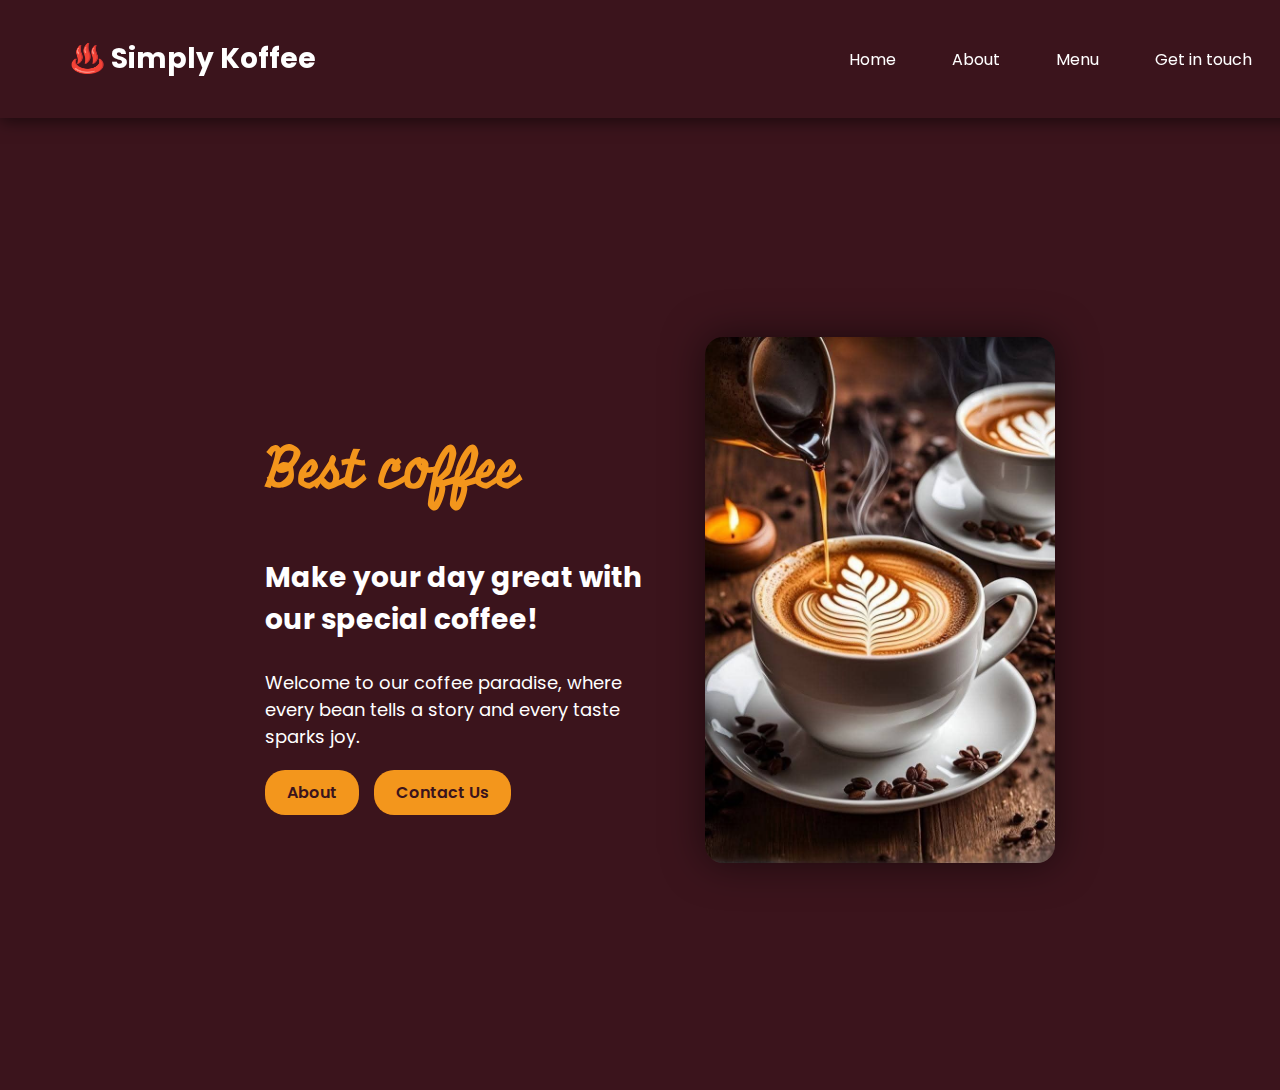
<file: index.html>
<!DOCTYPE html>
<html lang="en">
<div style="max-width: 100%; overflow-x: hidden;">
<head>
    <meta charset="UTF-8">
    <meta name="viewport" content="width=device-width, initial-scale=1.0">
    <title>Koffee</title>

    <!-- PWA manifest -->
    <link rel="manifest" href="manifest.json">
    <meta name="theme-color" content="#6f4e37">

    <link rel="stylesheet" href="secnd.css">
</head>

<body>

    <header>
        <nav class="navbar">
            <h2 class="logo">♨️ Simply Koffee</h2>

            <ul class="menu">
                <li><a href="index.html">Home</a></li>
                <li><a href="about.html">About</a></li>
                <li><a href="#">Menu</a></li>
                <li><a href="contact.html">Get in touch</a></li>
            </ul>
        </nav>
    </header>

    <section class="hero">
        <div class="hero-text">
            <h2 class="title">Best coffee</h2>
            <h3 class="subtitle">Make your day great with our special coffee!</h3>
            <p class="desc">Welcome to our coffee paradise, where every bean tells a story and every taste sparks joy.
            </p>

            <div class="buttons">
                <a href="about.html" class="btn">About</a>
                <a href="contact.html" class="btn">Contact Us</a>
            </div>
        </div>

        <div class="hero-img">
            <img src="koffee.jpg" alt="Coffee cup">
        </div>
    </section>

    <!-- Service Worker registration -->
    <script>
    if ('serviceWorker' in navigator) {
        navigator.serviceWorker.register('service-worker.js')
            .then(() => console.log('Service Worker registered'))
            .catch(err => console.error('SW registration failed:', err));
    }
    </script>

</body>
</div>
</html>
</file>
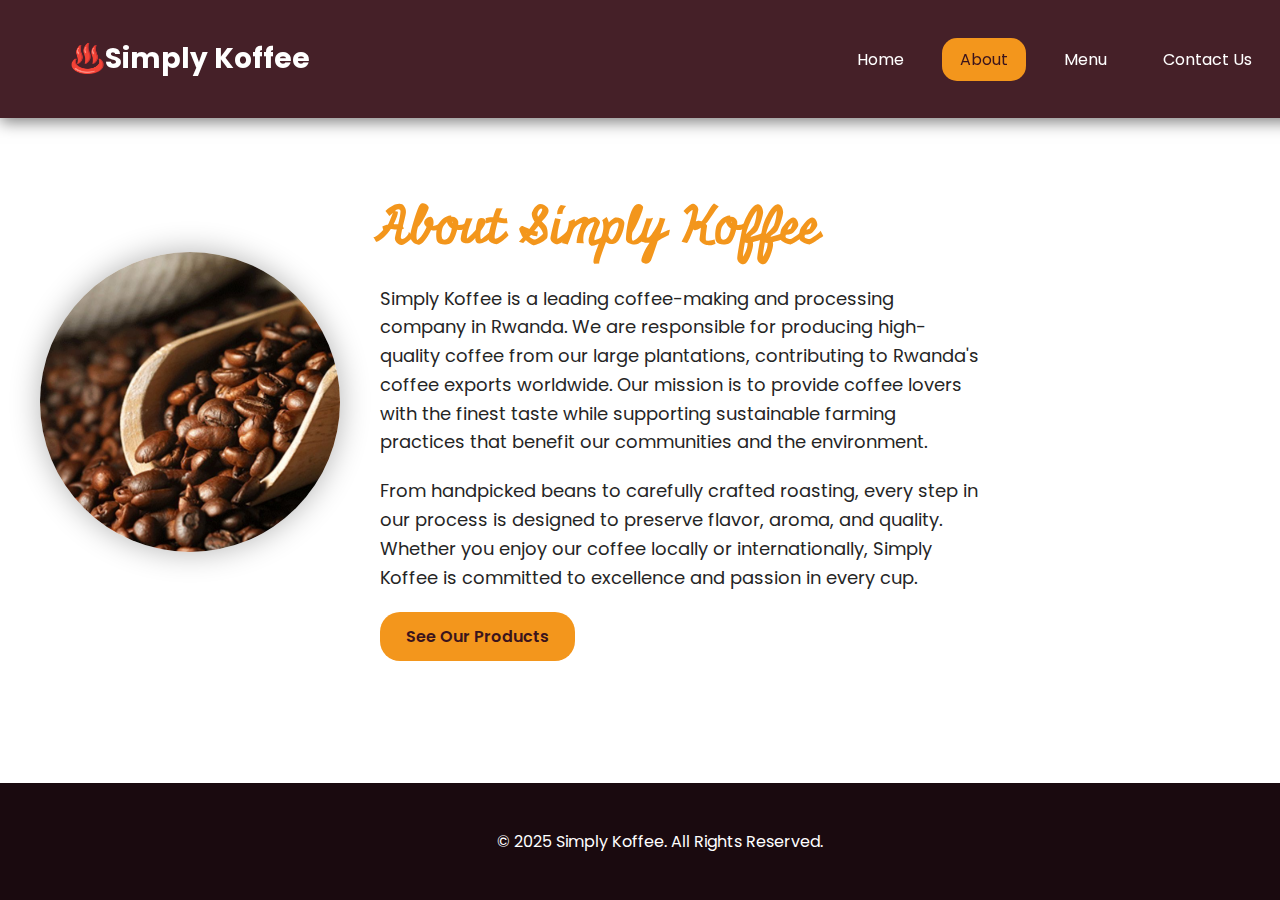
<file: about.html>
<!DOCTYPE html>
<html lang="en">

<head>
    <meta charset="UTF-8">
    <meta name="viewport" content="width=device-width, initial-scale=1.0">
    <title>About Us - Simply Koffee</title>
       <link rel="manifest" href="manifest.json">
    <meta name="theme-color" content="#6f4e37">
    <link rel="stylesheet" href="about.css">
</head>

<body>

    <!-- HEADER -->
    <header>
        <nav class="navbar">
            <h2 class="logo">♨️Simply Koffee</h2>
            <ul class="menu">
                <li><a href="index.html">Home</a></li>
                <li><a href="about.html" class="active">About</a></li>
                <li><a href="menu.html">Menu</a></li>
                <li><a href="contact.html">Contact Us</a></li>
            </ul>
        </nav>
    </header>

    <!-- ABOUT SECTION -->
    <section class="about">
        <div class="about-container">
            <div class="about-img">
                <img src="join.jpg" alt="Coffee Plantation">
            </div>
            <div class="about-text">
                <h2>About Simply Koffee</h2>
                <p>
                    Simply Koffee is a leading coffee-making and processing company in Rwanda. We are responsible for
                    producing high-quality coffee
                    from our large plantations, contributing to Rwanda's coffee exports worldwide. Our mission is to
                    provide coffee lovers
                    with the finest taste while supporting sustainable farming practices that benefit our communities
                    and the environment.
                </p>
                <p>
                    From handpicked beans to carefully crafted roasting, every step in our process is designed to
                    preserve flavor, aroma,
                    and quality. Whether you enjoy our coffee locally or internationally, Simply Koffee is committed to
                    excellence and passion
                    in every cup.
                </p>
                <a href="menu.html" class="btn">See Our Products</a>
            </div>
        </div>
    </section>

    <!-- FOOTER -->
    <footer>
        <p>&copy; 2025 Simply Koffee. All Rights Reserved.</p>
    </footer>
<script>
if ('serviceWorker' in navigator) {
  navigator.serviceWorker.register('service-worker.js')
    .then(() => console.log('Service Worker registered'))
    .catch(err => console.error('SW registration failed:', err));
}
</script>

</body>


</html>
</file>
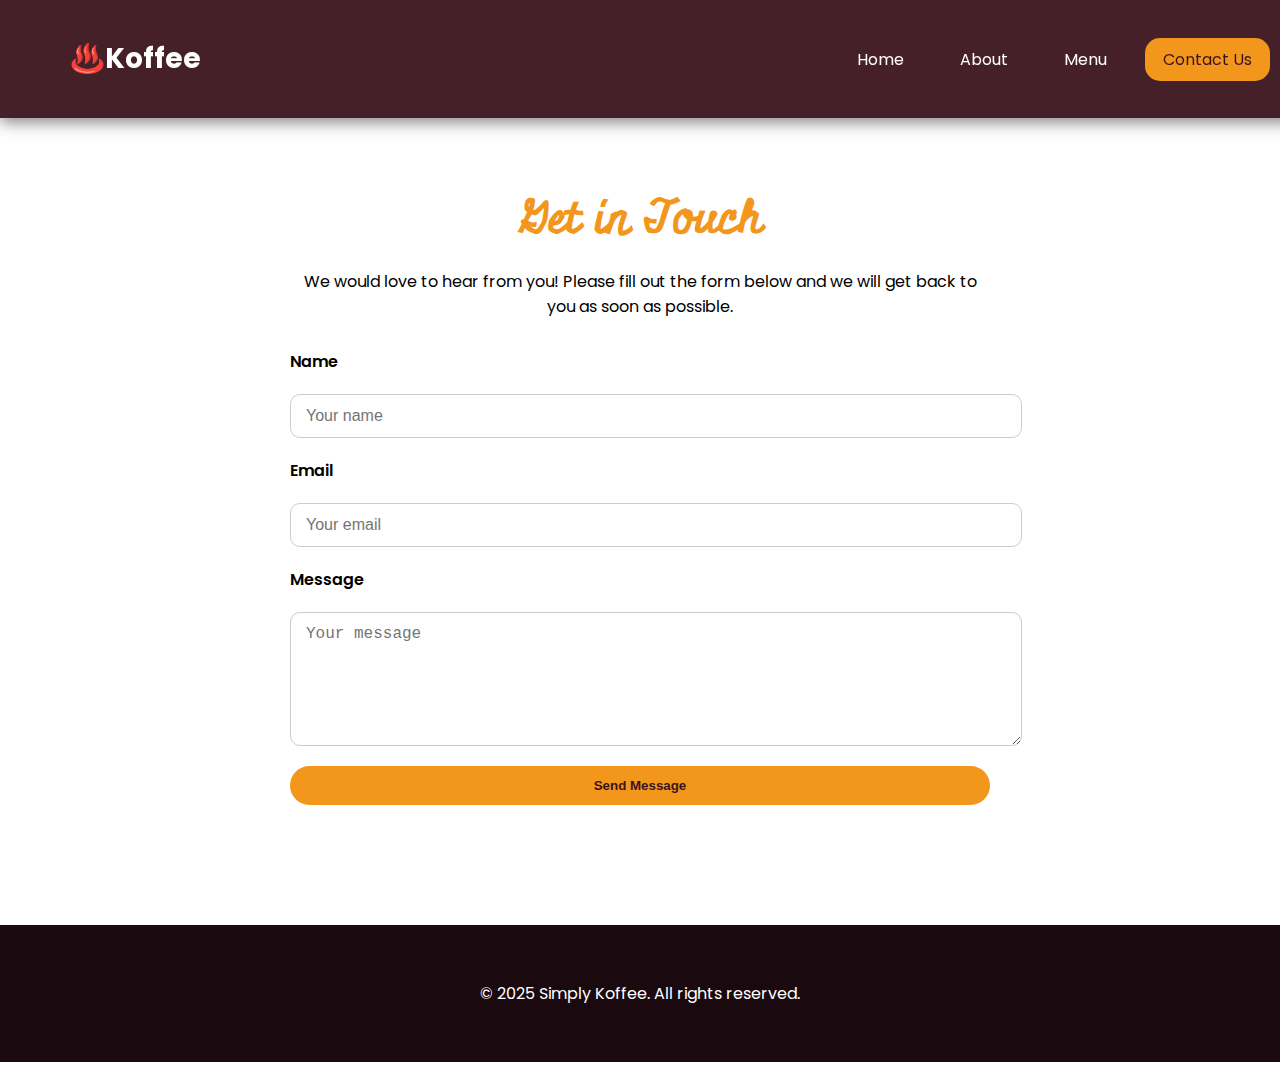
<file: contact.html>
<!DOCTYPE html>
<html lang="en">

<head>
    <meta charset="UTF-8">
    <meta name="viewport" content="width=device-width, initial-scale=1.0">
    <title>Simply Koffee - Contact Us</title>
    <link rel="stylesheet" href="contact.css">
</head>

<body>

    <header>
        <nav class="navbar">
            <h2 class="logo">♨️Koffee</h2>
            <ul class="menu">
                <li><a href="index.html">Home</a></li>
                <li><a href="about.html">About</a></li>
                <li><a href="menu.html">Menu</a></li>
                <li><a href="contact.html" class="active">Contact Us</a></li>
            </ul>
        </nav>
    </header>

    <section class="contact-section">
        <div class="contact-container">
            <h2 class="title">Get in Touch</h2>
            <p class="desc">We would love to hear from you! Please fill out the form below and we will get back to you
                as soon as possible.</p>

            <form class="contact-form">
                <label for="name">Name</label>
                <input type="text" id="name" name="name" placeholder="Your name" required>

                <label for="email">Email</label>
                <input type="email" id="email" name="email" placeholder="Your email" required>

                <label for="message">Message</label>
                <textarea id="message" name="message" placeholder="Your message" rows="6" required></textarea>

                <button type="submit" class="btn">Send Message</button>
            </form>
        </div>
    </section>

    <footer>
        <div class="footer-container">
            <p>© 2025 Simply Koffee. All rights reserved.</p>
        </div>
    </footer>

</body>

</html>
</file>
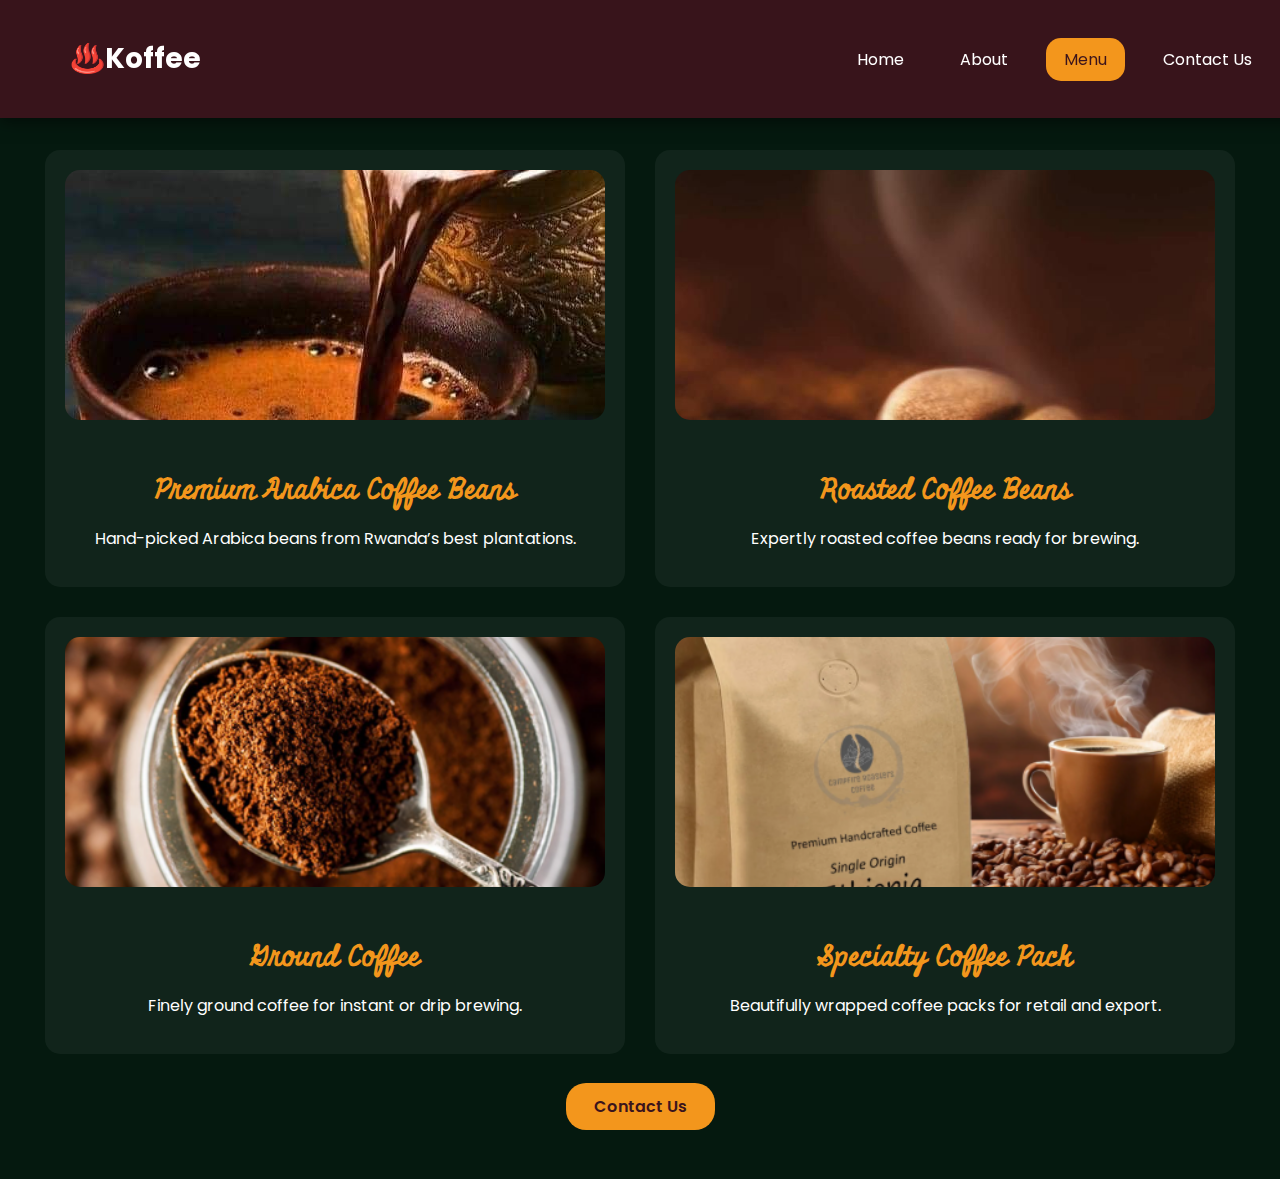
<file: menu.html>
<!DOCTYPE html>
<html lang="en">

<head>
    <meta charset="UTF-8">
    <meta name="viewport" content="width=device-width, initial-scale=1.0">
    <title>Simply Koffee - Menu</title>
    <link rel="manifest" href="manifest.json">
    <meta name="theme-color" content="#6f4e37">
    <link rel="stylesheet" href="menu.css">
</head>

<body>

    <header>
        <nav class="navbar">
            <h2 class="logo">♨️Koffee</h2>
            <ul class="menu">
                <li><a href="index.html">Home</a></li>
                <li><a href="about.html">About</a></li>
                <li><a href="menu.html" class="active">Menu</a></li>
                <li><a href="contact.html">Contact Us</a></li>
            </ul>
        </nav>
    </header>

    <section class="menu-section">
        <div class="menu-container">
            <!-- Product 1 -->
            <div class="product">
                <img src="arabic.jpg" alt="Premium Arabica Coffee Beans">
                <h3>Premium Arabica Coffee Beans</h3>
                <p>Hand-picked Arabica beans from Rwanda’s best plantations.</p>
            </div>
            <!-- Product 2 -->
            <div class="product">
                <img src="roasted.jpg" alt="Roasted Coffee Beans">
                <h3>Roasted Coffee Beans</h3>
                <p>Expertly roasted coffee beans ready for brewing.</p>
            </div>
            <!-- Product 3 -->
            <div class="product">
                <img src="ground.jpg" alt="Ground Coffee">
                <h3>Ground Coffee</h3>
                <p>Finely ground coffee for instant or drip brewing.</p>
            </div>
            <!-- Product 4 -->
            <div class="product">
                <img src="pack.jpg" alt="Specialty Coffee Pack">
                <h3>Specialty Coffee Pack</h3>
                <p>Beautifully wrapped coffee packs for retail and export.</p>
            </div>
        </div>
        <div class="menu-button">
            <a href="contact.html" class="btn">Contact Us</a>
        </div>
    </section>

    <!-- Service Worker registration -->
    <script>
    if ('serviceWorker' in navigator) {
        navigator.serviceWorker.register('service-worker.js')
            .then(() => console.log('Service Worker registered'))
            .catch(err => console.error('SW registration failed:', err));
    }
    </script>

</body>

</html>
</file>
<file: secnd.css>
/* Import fonts */
@import url('https://fonts.googleapis.com/css2?family=Poppins:wght@300;400;600&family=Miniver&display=swap');

/* GLOBAL */
body {
    margin: 0;
    font-family: Poppins, sans-serif;
    background: #3b141c;
    color: white;
}

/* NAVBAR */

header {
    background: rgba(59, 20, 28, 0.95);
    padding: 15px 30px;
    position: fixed;
    top: 0;
    width: 100%;
    z-index: 10;
    box-shadow: 0 4px 15px rgba(0, 0, 0, 0.5);
    backdrop-filter: blur(6px);
}

.navbar {
    display: flex;
    justify-content: space-between;
    align-items: center;
    max-width: 1200px;
    margin: auto;
}

.logo {
    font-size: 28px;
}

/* MENU */
.menu {
    display: flex;
    list-style: none;
    gap: 20px;
}

.menu a {
    color: white;
    padding: 10px 18px;
    border-radius: 15px;
    text-decoration: none;
    transition: 0.3s ease;
    white-space: nowrap;
}

.menu a:hover {
    background: #f3961c;
    color: #3b141c;
}

/* HERO SECTION */
.hero {
    display: flex;
    justify-content: center;
    align-items: center;
    gap: 40px;
    /* Reduced spacing */
    padding: 150px 40px 40px;
    min-height: 100vh;
}

.hero-text {
    max-width: 450px;
    margin-left: 40px;
    text-align: left;
}

/* TITLE FONT = MINIVER */
.title {
    font-family: 'Miniver', cursive;
    color: #f3961c;
    font-size: 55px;
}

.subtitle {
    font-size: 28px;
    max-width: 400px;
}

.desc {
    margin: 20px 0;
    max-width: 400px;
    font-size: 18px;

}

/* BUTTONS */
.buttons {
    display: flex;
    gap: 15px;
    margin-top: 20px;
}

.btn {
    background: #f3961c;
    padding: 10px 22px;
    border-radius: 20px;
    color: #3b141c;
    text-decoration: none;
    font-weight: 600;
    transition: 0.3s;
    border: none;
}

.btn:hover {
    background: white;
    color: #3b141c;
}

/* IMAGE */
.hero-img img {
    width: 350px;
    /* final size */
    border-radius: 18px;
    /* smooth edges */
    display: block;
    border: none;
    /* no visible border */
    box-shadow: 0 0 40px rgba(0, 0, 0, 0.55);
    /* soft blending glow */
}
</file>
<file: about.css>
/* Import fonts */
@import url('https://fonts.googleapis.com/css2?family=Poppins:wght@300;400;600&family=Miniver&display=swap');

/* GLOBAL */
body {
    margin: 0;
    font-family: Poppins, sans-serif;
    background: #fff;
    /* body background white */
    color: #252525;
    /* dark text for readability */
    min-height: 100vh;
    display: flex;
    flex-direction: column;
}

/* HEADER (unchanged) */
header {
    background: rgba(59, 20, 28, 0.95);
    padding: 15px 30px;
    position: fixed;
    top: 0;
    width: 100%;
    z-index: 10;
    box-shadow: 0 4px 15px rgba(0, 0, 0, 0.5);
    backdrop-filter: blur(6px);
    color: white;
}

.navbar {
    display: flex;
    justify-content: space-between;
    align-items: center;
    max-width: 1200px;
    margin: auto;
}

.logo {
    font-size: 28px;
}

.menu {
    display: flex;
    list-style: none;
    gap: 20px;
}

.menu a {
    color: white;
    padding: 10px 18px;
    border-radius: 15px;
    text-decoration: none;
    transition: 0.3s ease;
}

.menu a.active,
.menu a:hover {
    background: #f3961c;
    color: #3b141c;
}

/* ABOUT SECTION */
.about {
    padding: 150px 40px 60px;
    flex: 1;
    /* allows footer to stick at bottom */
}

.about-container {
    display: flex;
    gap: 40px;
    align-items: center;
    max-width: 1200px;
    margin: auto;
    flex-wrap: wrap;
    /* responsive */
}

.about-img img {
    width: 300px;
    height: 300px;
    object-fit: cover;
    border-radius: 50%;
    box-shadow: 0 0 30px rgba(0, 0, 0, 0.3);
}

.about-text {
    max-width: 600px;
}

.about-text h2 {
    font-family: 'Miniver', cursive;
    font-size: 50px;
    color: #f3961c;
    margin-bottom: 20px;
}

.about-text p {
    font-size: 18px;
    line-height: 1.6;
    margin-bottom: 20px;
}

/* BUTTON */
.btn {
    display: inline-block;
    background: #f3961c;
    color: #3b141c;
    padding: 12px 26px;
    border-radius: 20px;
    font-weight: 600;
    text-decoration: none;
    transition: 0.3s;
}

.btn:hover {
    background: transparent;
    border: 2px solid #3b141c;
    color: #3b141c;
}

/* FOOTER */
footer {
    background: #1a0a0f;
    /* dark footer */
    text-align: center;
    padding: 30px 20px;
    /* taller footer */
    width: 100%;
    color: white;
    margin-top: auto;
    /* sticks footer to bottom */
}
</file>
<file: contact.css>
@import url('https://fonts.googleapis.com/css2?family=Poppins:wght@300;400;600&family=Miniver&display=swap');

/* GLOBAL */
body {
    margin: 0;
    font-family: Poppins, sans-serif;
    background: #fff;
    /* Same as About page */
    color: #000;
    min-height: 100vh;
}

/* HEADER */
header {
    background: rgba(59, 20, 28, 0.95);
    padding: 15px 30px;
    position: fixed;
    top: 0;
    width: 100%;
    z-index: 10;
    box-shadow: 0 4px 15px rgba(0, 0, 0, 0.5);
    backdrop-filter: blur(6px);
}

.navbar {
    display: flex;
    justify-content: space-between;
    align-items: center;
    max-width: 1200px;
    margin: auto;
}

.logo {
    font-size: 28px;
    color: white;
}

.menu {
    display: flex;
    list-style: none;
    gap: 20px;
}

.menu a {
    color: white;
    padding: 10px 18px;
    border-radius: 15px;
    text-decoration: none;
    transition: 0.3s ease;
}

.menu a.active,
.menu a:hover {
    background: #f3961c;
    color: #3b141c;
}

/* CONTACT SECTION */
.contact-section {
    padding: 150px 40px 60px;
    max-width: 700px;
    margin: auto;
    text-align: center;
}

.contact-section .title {
    font-family: 'Miniver', cursive;
    color: #f3961c;
    font-size: 45px;
    margin-bottom: 15px;
}

.contact-section .desc {
    font-size: 16px;
    margin-bottom: 30px;
}

/* CONTACT FORM */
.contact-form {
    display: flex;
    flex-direction: column;
    gap: 20px;
}

.contact-form label {
    text-align: left;
    font-weight: 600;
}

.contact-form input,
.contact-form textarea {
    padding: 12px 15px;
    border-radius: 10px;
    border: 1px solid #ccc;
    font-size: 16px;
    width: 100%;
}

.contact-form button {
    background: #f3961c;
    color: #3b141c;
    padding: 12px 28px;
    border-radius: 20px;
    font-weight: 600;
    border: none;
    cursor: pointer;
    transition: 0.3s;
}

.contact-form button:hover {
    background: transparent;
    border: 2px solid #f3961c;
    color: #f3961c;
}

/* FOOTER */
footer {
    background: #1a0a0f;
    /* darker almost black footer */
    color: white;
    padding: 40px 20px;
    text-align: center;
    margin-top: 60px;
}
</file>
<file: menu.css>
@import url('https://fonts.googleapis.com/css2?family=Poppins:wght@300;400;600&family=Miniver&display=swap');

/* GLOBAL */
body {
    margin: 0;
    font-family: Poppins, sans-serif;
    background: #05190f;
    /* dark green */
    color: white;
    min-height: 100vh;
}

/* HEADER */
header {
    background: rgba(59, 20, 28, 0.95);
    padding: 15px 30px;
    position: fixed;
    top: 0;
    width: 100%;
    z-index: 10;
    box-shadow: 0 4px 15px rgba(0, 0, 0, 0.5);
    backdrop-filter: blur(6px);
}

.navbar {
    display: flex;
    justify-content: space-between;
    align-items: center;
    max-width: 1200px;
    margin: auto;
}

.logo {
    font-size: 28px;
}

.menu {
    display: flex;
    list-style: none;
    gap: 20px;
}

.menu a {
    color: white;
    padding: 10px 18px;
    border-radius: 15px;
    text-decoration: none;
    transition: 0.3s ease;
}

.menu a.active,
.menu a:hover {
    background: #f3961c;
    color: #3b141c;
}

/* MENU SECTION */
.menu-section {
    padding: 150px 40px 60px;
    max-width: 1200px;
    margin: auto;
}

.menu-container {
    display: flex;
    flex-wrap: wrap;
    gap: 30px;
    justify-content: center;
}

.product {
    background: rgba(255, 255, 255, 0.05);
    border-radius: 15px;
    text-align: center;
    width: 45%;
    /* 2 per row */
    padding: 20px;
    transition: transform 0.3s, background 0.3s;
}

.product:hover {
    transform: translateY(-5px);
    background: rgba(243, 150, 28, 0.2);
}

.product img {
    width: 100%;
    height: 250px;
    object-fit: cover;
    border-radius: 15px;
    margin-bottom: 15px;
}

.product h3 {
    font-family: 'Miniver', cursive;
    font-size: 28px;
    color: #f3961c;
    margin-bottom: 10px;
}

.product p {
    font-size: 16px;
    line-height: 1.5;
    color: #fff;
}

/* CONTACT BUTTON */
.menu-button {
    text-align: center;
    margin-top: 40px;
}

.menu-button .btn {
    background: #f3961c;
    color: #3b141c;
    padding: 12px 28px;
    border-radius: 20px;
    font-weight: 600;
    text-decoration: none;
    transition: 0.3s;
}

.menu-button .btn:hover {
    background: transparent;
    border: 2px solid #f3961c;
    color: #f3961c;
}
</file>
